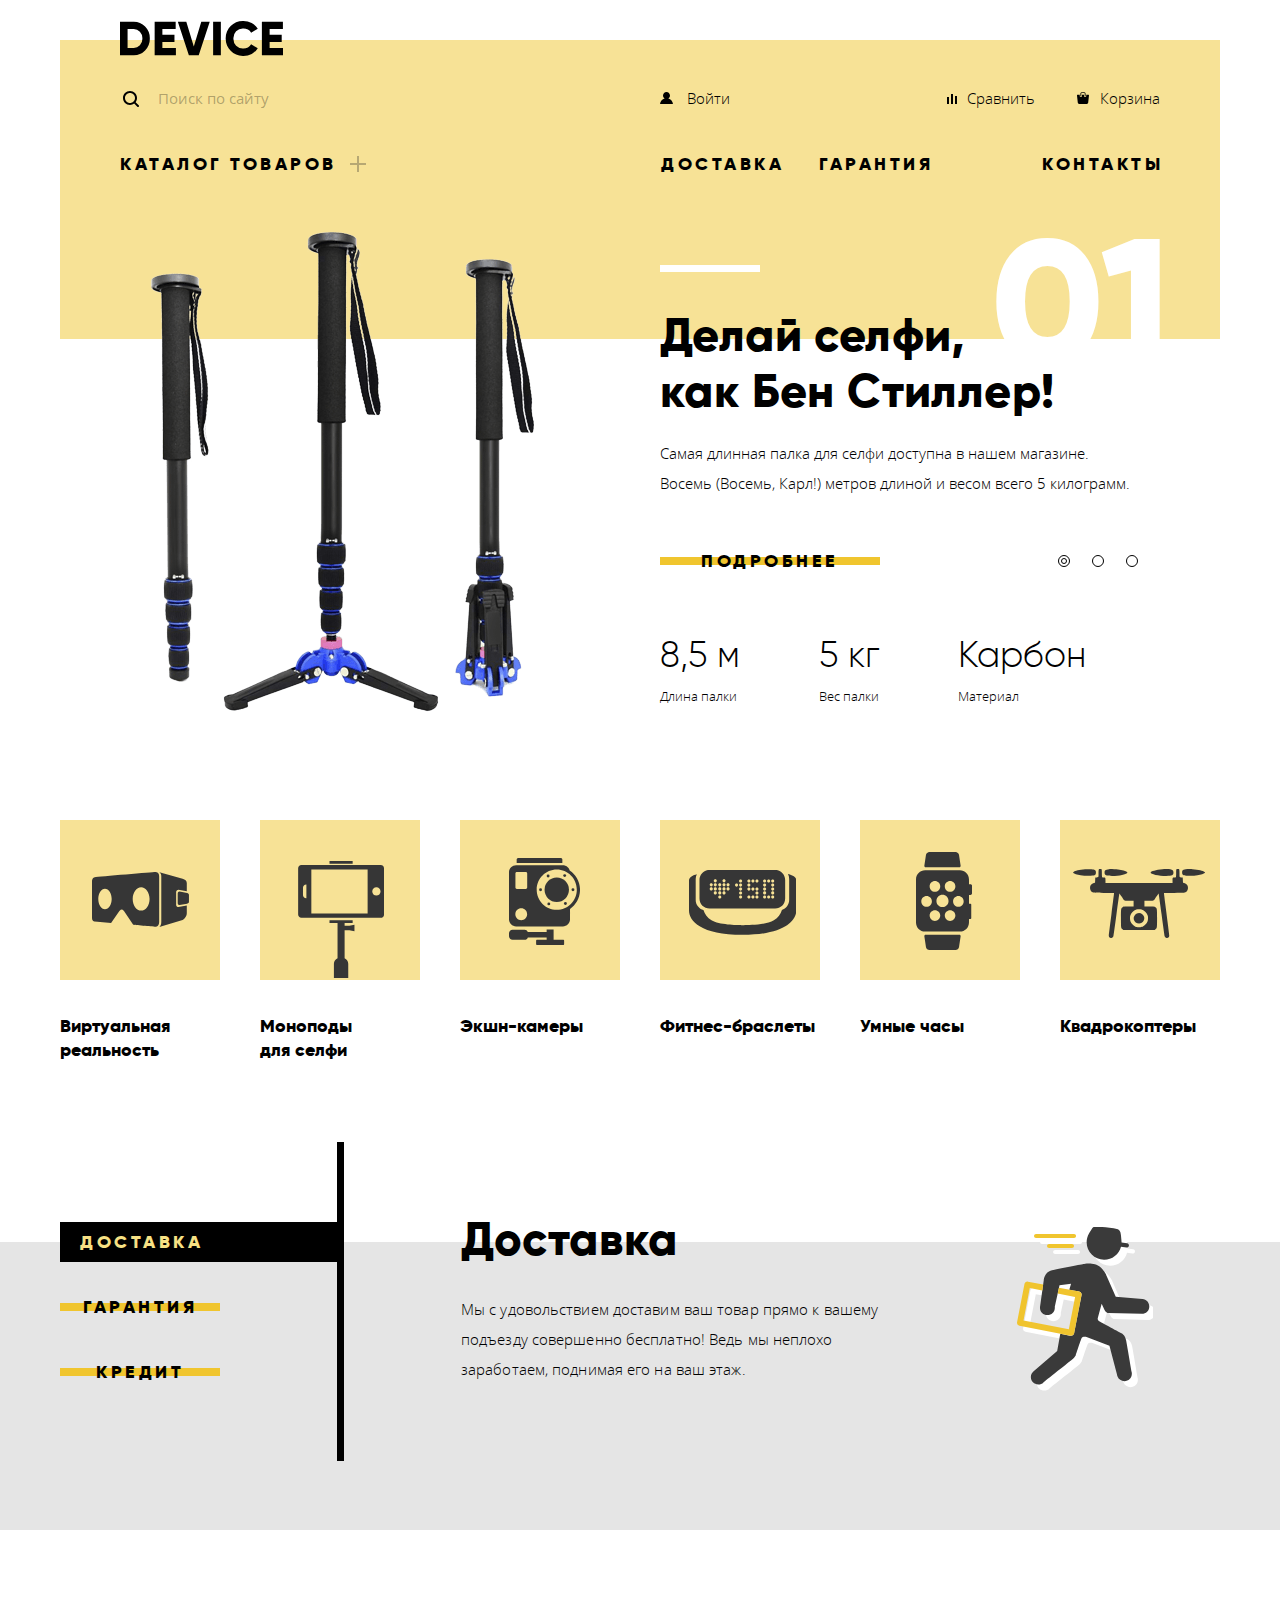
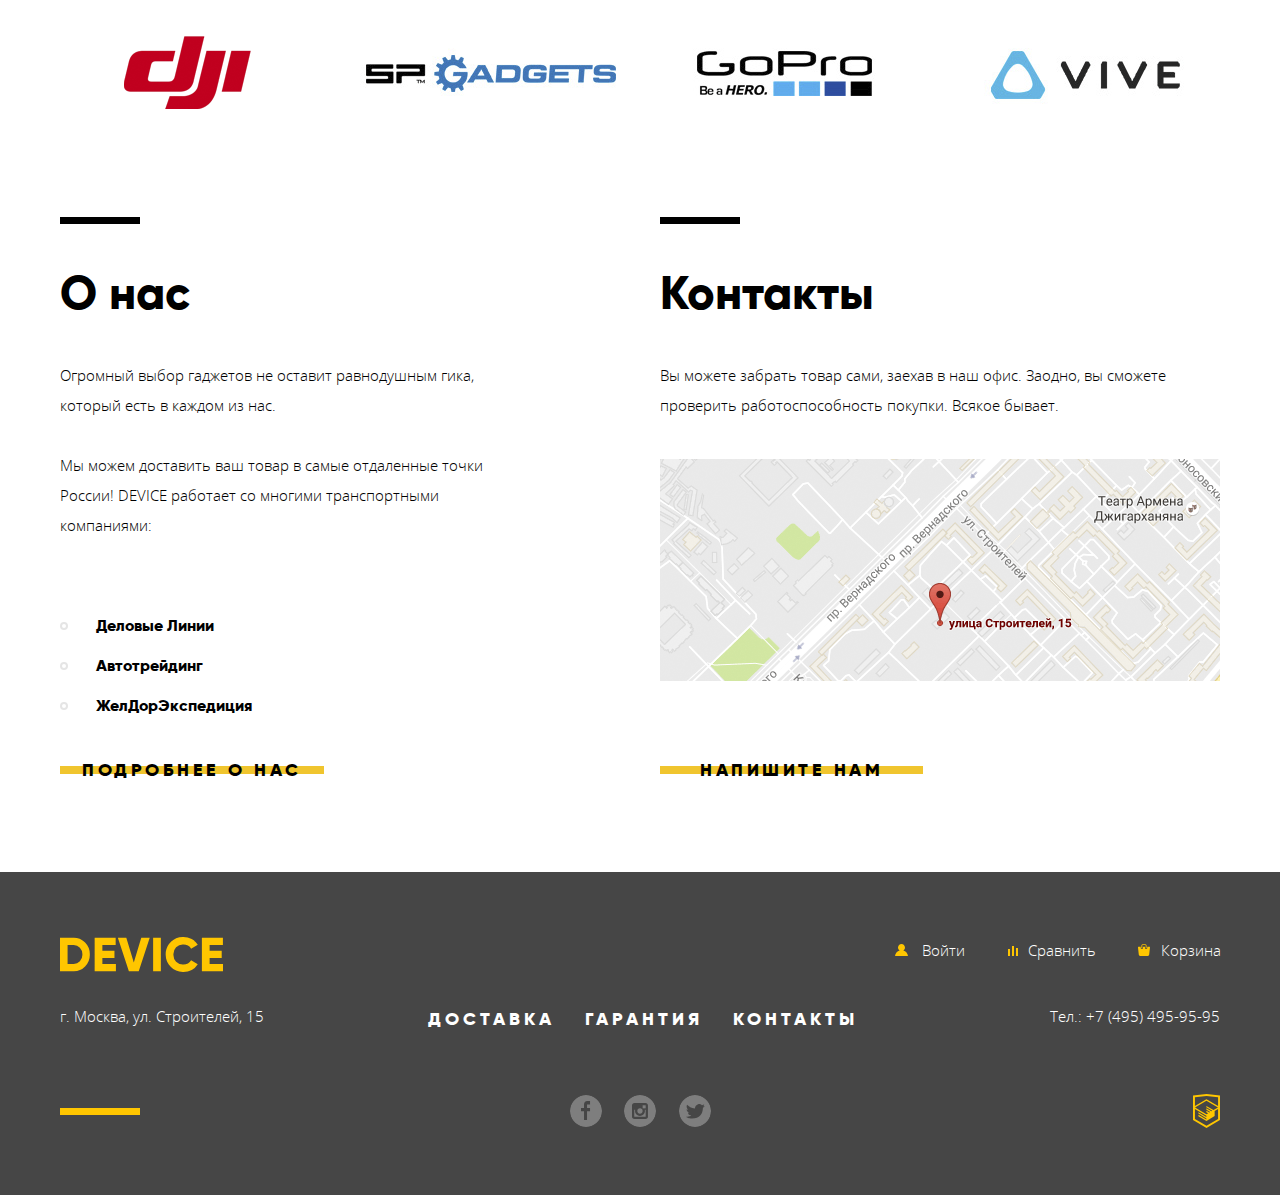
<file: index.html>
<!DOCTYPE html>
<html lang="ru">
  <head>
    <meta charset="utf-8">
    <title>Интернет магазин Device</title>
    <link href="css/normalize.css" rel="stylesheet">
    <link href="css/style-mini.css" rel="stylesheet">
  </head>
  <body>

  	<header class="main-header container">
			<div class="main-header-wrapper">
				<section class="user-navigation" aria-label="Навигация пользователя">
		  		<a class="header-logo" href="" title="Ссылка на главную страницу">
		  			<svg xmlns="http://www.w3.org/2000/svg" width="163" height="35" viewBox="0 0 163 35">
					    <path id="header-e-logo" d="M-.151.702v33.6h13.532a15.72 15.72 0 0 0 11.72-4.824 16.458 16.458 0 0 0 4.712-11.976 16.458 16.458 0 0 0-4.712-11.976A15.723 15.723 0 0 0 13.381.702H-.151zM7.582 26.91V8.091h5.8a8.646 8.646 0 0 1 6.5 2.568 9.407 9.407 0 0 1 2.489 6.84 9.406 9.406 0 0 1-2.489 6.84 8.642 8.642 0 0 1-6.5 2.568h-5.8zm34.8-5.952h12.082v-7.3H42.378V8.091h13.291V.702H34.645v33.6H55.91V26.91H42.378v-5.952zm36.343 13.344L89.744.702h-8.458l-7.491 24.72L66.304.702h-8.457l11.019 33.6h9.859zm14.4 0h7.733V.702h-7.733v33.6zm38.615-1.416a15.506 15.506 0 0 0 6.041-5.688l-6.67-3.84a7.482 7.482 0 0 1-3.165 3.024 9.87 9.87 0 0 1-4.664 1.1 9.595 9.595 0 0 1-7.177-2.736 9.909 9.909 0 0 1-2.682-7.248 9.909 9.909 0 0 1 2.682-7.248 9.595 9.595 0 0 1 7.177-2.736 9.897 9.897 0 0 1 4.639 1.08 7.592 7.592 0 0 1 3.19 3.048l6.67-3.84a15.873 15.873 0 0 0-6.09-5.688 17.42 17.42 0 0 0-8.409-2.088c-9.779-.272-17.797 7.691-17.591 17.472-.208 9.781 7.809 17.747 17.588 17.476a17.52 17.52 0 0 0 8.458-2.088zm17.881-11.928h12.082v-7.3h-12.085V8.091h13.29V.702h-21.023v33.6h21.265V26.91h-13.532v-5.952z" class="cls-1" data-name="header-e-logo"/>
						</svg>
		  		</a>
		  		<div class="user-controls">
			  		<form class="search-form" action="https://echo.htmlacademy.ru" method="get">
			  			<input class="main-header-search" type="search" name="search" placeholder="Поиск по сайту" aria-label="Поиск по сайту"><button class="search-button" type="submit">
			  			Найти
			  		</button>
			  		</form>
			  		<ul class="login">
			  			<li class="login-item">
			  				<a class="login-link" href="login-link.html">Войти</a>
			  			</li>
			  		</ul>
			  		<ul class="user-controls-list">
			  			<li class="user-control-item">
			  				<a class="control-compare" href="compare.html">Сравнить</a>
			  			</li>
			  			<li class="user-control-item">
			  				<a class="control-cart" href="cart.html">Корзина</a>
			  			</li>
			  		</ul>
			  	</div>
		  	</section>
	      
		  	<nav class="main-navigation">
		  		<ul class="site-navigation">
		  			<li>
		  				<a class="catalog-link" href="catalog.html">Каталог товаров</a>
	            <ul class="catalog-list">
								<li class="catalog-column">
									<a href="">Виртуальная реальность</a>
									<a href="catalog.html">Моноподы для селфи</a>
									<a href="">Экшн-камеры</a>
								</li>
								<li class="catalog-column">
									<a href="">Фитнес-браслеты</a>
									<a href="">Умные часы</a>
								</li>
								<li class="catalog-column">
									<a href="">Квадрокоптеры</a>
								</li>
							</ul>
		  			</li>
		  			<li>
		  				<a href="delivery.html">Доставка</a>
		  			</li>
		  			<li>
		  				<a href="guarantee.html">Гарантия</a>
		  			</li>
		  			<li>
		  				<a href="contacts.html">Контакты</a>
		  			</li>
		  		</ul>
		  	</nav>
		  </div>
  	</header>

  	<main>
			<h1 class="visually-hidden">Интернет магазин - Device</h1>
			<section class="slider-popular-product container">
				<h2 class="visually-hidden">Слайдер популярных товаров</h2>
				<ul class="slider-list">
				  <li class="slider-item slide-1 slide-active">
				  	<img src="img/slide-1.png" width="384" height="486" alt="Изображение селфи палки">
				  	<div class="slide-wrapper">
					  	<p class="slide-number">01</p>
							<p class="slide-name">Делай селфи,<br> как Бен Стиллер!</p>
							<p class="slide-description">Самая длинная палка для селфи доступна в нашем магазине. Восемь (Восемь, Карл!) метров длиной и весом всего 5 килограмм.</p>
							<dl class="options">
								<div class="options-column">
									<dt>Длина палки</dt>
									<dd>8,5 м</dd>
								</div>
								<div class="options-column">
									<dt>Вес палки</dt>
									<dd>5 кг</dd>
								</div>
	              <div class="options-column">
									<dt>Материал</dt>
									<dd>Карбон</dd>
								</div>
							</dl>
							<a class="button" href="">Подробнее</a>
						</div>
				  </li>
				  <li class="slider-item slide-2">
				  	<img src="img/slide-2.png" width="345" height="485" alt="Изображение фитнес-браслета">
				  	<div class="slide-wrapper">
					  	<p class="slide-number">02</p>
							<p class="slide-name">Худеем<br> правильно!</p>
							<p class="slide-description">Мотивирующие фитнес-браслеты помогут найти в себе силы не&nbsp;пропускать занятия и соблюдать диету.</p>
							<dl class="options">
								<div class="options-column">
									<dt>Без подзарядки</dt>
									<dd>48 часов</dd>
								</div>
							</dl>
							<a class="button" href="">Подробнее</a>
						</div>
				  </li>
				  <li class="slider-item slide-3">
				  	<img src="img/slide-3.png" width="526" height="334" alt="Изображение квадрокоптера">
				  	<div class="slide-wrapper">
					  	<p class="slide-number">03</p>
							<p class="slide-name">Порхает как бабочка, жалит как пчела!</p>
							<p class="slide-description">Этот обычный, на первый взгляд, квадрокоптер оснащен мощным лазером, замаскированным под стандартную камеру.</p>
							<dl class="options">
								<div class="options-column">
									<dt>Дальность полета</dt>
									<dd>800 м</dd>
								</div>
								<div class="options-column">
									<dt>Радиус поражения</dt>
									<dd>50 м</dd>
								</div>
							</dl>
							<a class="button" href="">Подробнее</a>
						</div>
				  </li>
				</ul>
				<div class="slider-controls">
          <button type="button" class="slide-button slide-active">Первый слайд</button>
          <button type="button" class="slide-button">Второй слайд</button>
          <button type="button" class="slide-button">Третий слайд</button>
        </div>
			</section>

			<section class="popular-categories container">
				<h2 class="visually-hidden">Популярные категории товаров</h2>
				<ul class="popular-categories-list">
					<li class="popular-categories-item virtual-reality">
						<a href="">
							<h3>Виртуальная реальность</h3>
							<p>
								<img src="img/popular-1.svg" width="97" height="55" alt="Графическая иконка «Виртуальная реальность»">
							</p>
						</a>
					</li>
					<li class="popular-categories-item monopods">
						<a href="catalog.html">
							<h3>Моноподы для&nbsp;селфи</h3>
							<p>
								<img src="img/popular-2.svg" width="86" height="117" alt="Графическая иконка «Моноподы для селфи»">
							</p>
						</a>
					</li>
					<li class="popular-categories-item action-cameras">
						<a href="">
							<h3>Экшн-камеры</h3>
							<p>
								<img src="img/popular-3.svg" width="71" height="87" alt="Графическая иконка «Экшн-камеры»">
							</p>
						</a>
					</li>
					<li class="popular-categories-item fitness-bracelets">
						<a href="">
							<h3>Фитнес-браслеты</h3>
							<p>
								<img src="img/popular-4.svg" width="107" height="65" alt="Графическая иконка «Фитнес-браслеты»">
							</p>
						</a>
					</li>
					<li class="popular-categories-item smart-watch">
						<a href="">
							<h3>Умные часы</h3>
							<p>
								<img src="img/popular-5.svg" width="56" height="98" alt="Графическая иконка «Умные часы»">
							</p>
						</a>
					</li>
					<li class="popular-categories-item quadrocopters">
						<a href="">
							<h3>Квадрокоптеры</h3>
							<p>
								<img src="img/popular-6.svg" width="132" height="69" alt="Графическая иконка «Квадрокоптеры»">
							</p>
						</a>
					</li>
				</ul>
			</section>

			<section class="services-slider">
				<div class="services-wrapper container">

					<h2 class="visually-hidden">Сервисы</h2>

					<div class="services-column">
						<ul class="button-list"> 
							<li>
							  <button class="button services-button services-1 service-active" type="button">Доставка</button>
							</li>
							<li>
							  <button class="button services-button services-2" type="button">Гарантия</button>
							</li> 
							<li>
							  <button class="button services-button services-3" type="button">Кредит</button>
							</li>
						</ul>

						<ul class="services-description">
							<li class="services-item services-delivery services-active"> 
							  <h3>Доставка</h3>
							  <p class="description">
							  	Мы с удовольствием доставим ваш товар прямо к вашему подъезду совершенно бесплатно! Ведь мы неплохо заработаем, поднимая его на ваш этаж.
							  </p>
							</li>
							<li class="services-item services-guarantee">
							  <h3>Гарантия</h3>
							  <p class="description">
							  	Если из-за возгорания купленного у нас товара у вас сгорит дом — не переживайте, мы выдадим вам новый.<br> Товар, не дом, конечно же.
							  </p>
							</li>
							<li class="services-item services-credit">
							  <h3>Кредит</h3>
							  <p class="description">
							  	Залезть в долговую яму стало проще! Кредитные консультанты подберут для вас наиболее выгодные условия кредита. Выгодные для нашего банка, разумеется.
							  </p>
						  </li>
						</ul>
					</div>
				</div>	
			</section>

			<section class="popular-brends container">
				<h2 class="visually-hidden">Популярные производители:</h2>
				<ul class="popular-brends-list">
					<li class="popular-brend-item">
						<a href=""><img src="img/dji.png" width="260" height="100" alt="Логотип Dji"></a>
					</li>
					<li class="popular-brend-item">
						<a href=""><img src="img/sp-gadgets.png" width="260" height="100" alt="Логотип SP Gadgets"></a>
					</li>
					<li class="popular-brend-item">
						<a href=""><img src="img/go-pro.png" width="260" height="100" alt="Логотип GoPro"></a>
					</li>
					<li class="popular-brend-item">
						<a href=""><img src="img/vive.png" width="260" height="100" alt="Логотип Vive"></a>
					</li>
				</ul>
			</section>

			<div class="about-us-wrapper container">
	  		<section class="about-us">
	  			<h2>О нас</h2>
	  			<p>Огромный выбор гаджетов не оставит равнодушным гика, который есть в каждом из нас.</p>
	  			<p>Мы можем доставить ваш товар в самые отдаленные точки России! DEVICE работает со многими транспортными компаниями:</p>
	  			<ul class="delivery-company-list">
						<li>Деловые Линии</li>
						<li>Автотрейдинг</li>
						<li>ЖелДорЭкспедиция</li>
					</ul>
					<a class="button" href="company.html">Подробнее о нас</a>
	  		</section>

	  		<section class="contacts">
					<h2>Контакты</h2>
					<p>Вы можете забрать товар сами, заехав в наш офис. Заодно, вы сможете проверить работоспособность покупки. Всякое бывает.</p>
					<a class ="contacts-map" href=""><img src="img/mini-map.png" width="560" height="222" alt="Офис компании по 	адресу г.Москва, ул.Строителей 15"></a>
					<a class="button button-feedback" href="#">Напишите нам</a>
				</section>
			</div>
  	</main>

  	<footer class="main-footer">
  		<div class="container">
  			<div class="footer-top">
		  		<a class="footer-logo" href="#">
		  			<svg xmlns="http://www.w3.org/2000/svg" width="163" height="35" viewBox="0 0 163 35">
		            <path id="footer-e-logo" d="M-.151.702v33.6h13.532a15.72 15.72 0 0 0 11.72-4.824 16.458 16.458 0 0 0 4.712-11.976 16.458 16.458 0 0 0-4.712-11.976A15.723 15.723 0 0 0 13.381.702H-.151zM7.582 26.91V8.091h5.8a8.646 8.646 0 0 1 6.5 2.568 9.407 9.407 0 0 1 2.489 6.84 9.406 9.406 0 0 1-2.489 6.84 8.642 8.642 0 0 1-6.5 2.568h-5.8zm34.8-5.952h12.082v-7.3H42.378V8.091h13.291V.702H34.645v33.6H55.91V26.91H42.378v-5.952zm36.343 13.344L89.744.702h-8.458l-7.491 24.72L66.304.702h-8.457l11.019 33.6h9.859zm14.4 0h7.733V.702h-7.733v33.6zm38.615-1.416a15.506 15.506 0 0 0 6.041-5.688l-6.67-3.84a7.482 7.482 0 0 1-3.165 3.024 9.87 9.87 0 0 1-4.664 1.1 9.595 9.595 0 0 1-7.177-2.736 9.909 9.909 0 0 1-2.682-7.248 9.909 9.909 0 0 1 2.682-7.248 9.595 9.595 0 0 1 7.177-2.736 9.897 9.897 0 0 1 4.639 1.08 7.592 7.592 0 0 1 3.19 3.048l6.67-3.84a15.873 15.873 0 0 0-6.09-5.688 17.42 17.42 0 0 0-8.409-2.088c-9.779-.272-17.797 7.691-17.591 17.472-.208 9.781 7.809 17.747 17.588 17.476a17.52 17.52 0 0 0 8.458-2.088zm17.881-11.928h12.082v-7.3h-12.085V8.091h13.29V.702h-21.023v33.6h21.265V26.91h-13.532v-5.952z" class="cls-1" data-name="footer-e-logo"/>
		          </svg>
					</a>


						<ul class="login">
			  			<li>
			  				<a class="login-link" href="login-link.html">Войти</a>
			  			</li>
			  		</ul>

			  		<ul class="user-controls-list">
			  			<li class="user-control-item">
			  				<a class="control-compare" href="">Сравнить</a>
			  			</li>
			  			<li class="user-control-item">
			  				<a class="control-cart" href="">Корзина</a>
			  			</li>
			  		</ul>

				</div>

				<div class="footer-middle">
					<p class="adress">г. Москва, ул. Строителей, 15</p>
					<a class="phone" href="tel:+78125550555" >Тел.: +7 (495) 495-95-95</a>

		  		<ul class="footer-site-navigation">
		  			<li>
		  				<a href="delivery.html">Доставка</a>
		  			</li>
		  			<li>
		  				<a href="guarantee.html">Гарантия</a>
		  			</li>
		  			<li>
		  				<a href="contacts.html">Контакты</a>
		  			</li>
		  		</ul>
		  	</div>

	      <div class="footer-bottom">
          <ul class="footer-social">
            <li>
              <a class="social-button facebook" href="#">
                <span class="visually-hidden">Фейсбук</span>
              </a>
            </li>
            <li>
              <a class="social-button instagram" href="#">
                <span class="visually-hidden">Инстаграм</span>
              </a>
            </li>
            <li>
              <a class="social-button twitter" href="#">
                <span class="visually-hidden">Твиттер</span>
              </a>
            </li>
          </ul>

          <a class="htmlacademy-logo" href="https://htmlacademy.ru/intensive/htmlcss">
      			<img src="img/logo-html.svg" width="27" height="34" alt="Ссылка на профессиональный курс от HTML Academy">
      		</a>
        </div>
	  	</div>	
  	</footer>

		<section class="modal write-us">
			<h3 class="visually-hidden">Напишите нам</h3>
			<form action="https://echo.htmlacademy.ru" method="post">
				<p>
					<label for="full-name-field">Ваше имя:</label>
					<input id="full-name-field" type="text" name="full-name" placeholder="Имя Фамилия">
				</p>
				<p>
					<label for="email-field">Ваш e-mail:</label>
					<input id="email-field" type="email" name="email" placeholder="email@placeholder.com">
				</p>
				<p>
					<label for="write-us-text-field">Текст письма:</label>
					<textarea class="write-us-text" id="write-us-text-field" name="text" placeholder="В свободной форме"></textarea>
				</p>
				<button class="button" type="submit">Отправить</button>
			</form>
			<button class="modal-close" type="button" title="закрыть"></button>
		</section>

		<section class="modal modal-map">
      <h2 class="visually-hidden">Как до нас добраться</h2>
      <iframe src="https://www.google.com/maps/embed?pb=!1m18!1m12!1m3!1d2249.108548477502!2d37.52859875861642!3d55.68710053230051!2m3!1f0!2f0!3f0!3m2!1i1024!2i768!4f13.1!3m3!1m2!1s0x46b54cf65f5c8955%3A0x694710ccd55501e!2z0YPQuy4g0KHRgtGA0L7QuNGC0LXQu9C10LksIDE1LCDQnNC-0YHQutCy0LAsINCg0L7RgdGB0LjRjywgMTE5MzEx!5e0!3m2!1sru!2sby!4v1571521253947!5m2!1sru!2sby" width="960" height="559" style="border:0;" allowfullscreen></iframe>
      <img src="img/big-map.png" width="960" height="559" alt="Офис компании по 	адресу г.Москва, ул.Строителей 15">
      <button class="modal-close" type="button" title="Закрыть" aria-label="Закрыть"></button>
    </section> 

    <script src="js/script-mini.js"></script>     
  </body>
</html>
</file>
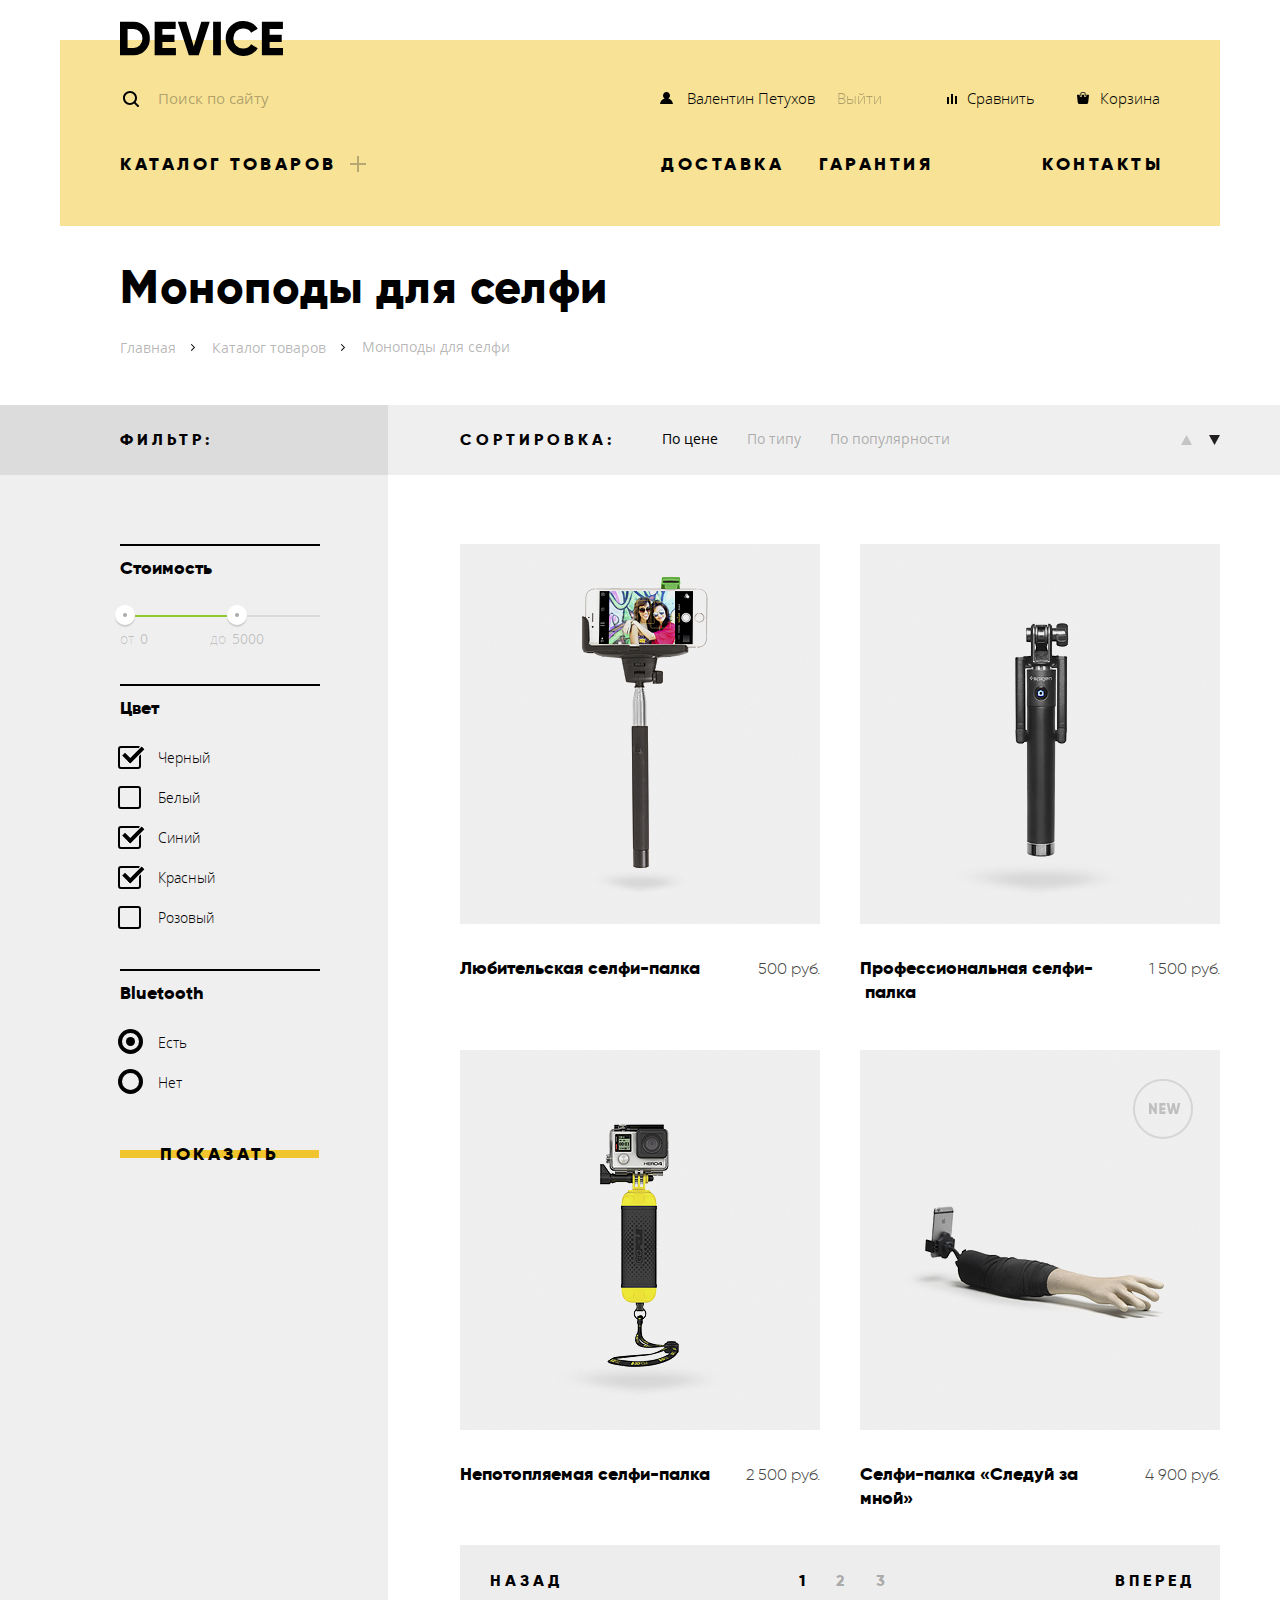
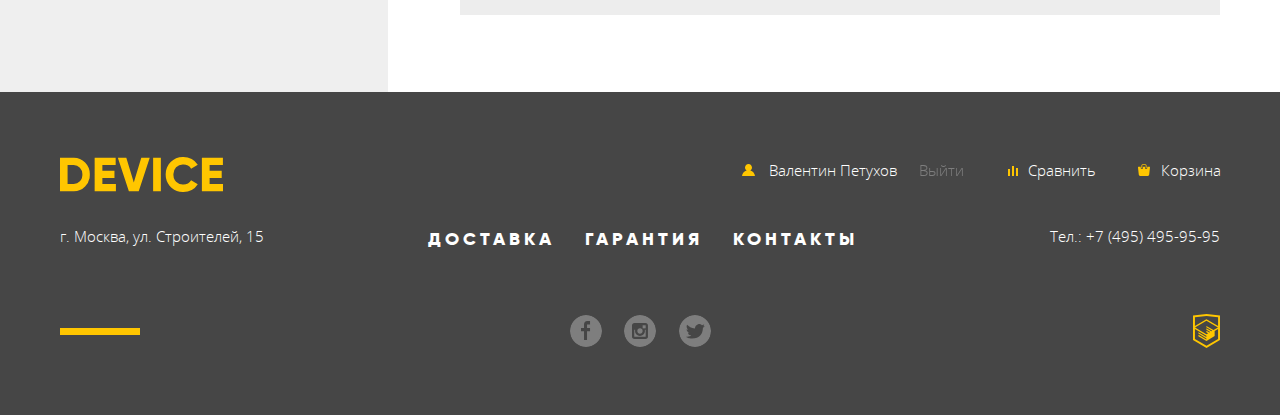
<file: catalog.html>
<!DOCTYPE html>
<html lang="ru">
  <head>
    <meta charset="utf-8">
    <title>Моноподы для селфи</title>
    <link href="css/normalize.css" rel="stylesheet">
    <link href="css/style-mini.css" rel="stylesheet">
  </head>
  <body class="inner-page">

  	<header class="main-header container">
      <div class="main-header-wrapper">
  			<section class="user-navigation" aria-label="Навигация пользователя">
  	  		<a class="header-logo" href="index.html" title="Ссылка на главную страницу">
            <svg xmlns="http://www.w3.org/2000/svg" width="163" height="35" viewBox="0 0 163 35">
              <path id="header-e-logo" d="M-.151.702v33.6h13.532a15.72 15.72 0 0 0 11.72-4.824 16.458 16.458 0 0 0 4.712-11.976 16.458 16.458 0 0 0-4.712-11.976A15.723 15.723 0 0 0 13.381.702H-.151zM7.582 26.91V8.091h5.8a8.646 8.646 0 0 1 6.5 2.568 9.407 9.407 0 0 1 2.489 6.84 9.406 9.406 0 0 1-2.489 6.84 8.642 8.642 0 0 1-6.5 2.568h-5.8zm34.8-5.952h12.082v-7.3H42.378V8.091h13.291V.702H34.645v33.6H55.91V26.91H42.378v-5.952zm36.343 13.344L89.744.702h-8.458l-7.491 24.72L66.304.702h-8.457l11.019 33.6h9.859zm14.4 0h7.733V.702h-7.733v33.6zm38.615-1.416a15.506 15.506 0 0 0 6.041-5.688l-6.67-3.84a7.482 7.482 0 0 1-3.165 3.024 9.87 9.87 0 0 1-4.664 1.1 9.595 9.595 0 0 1-7.177-2.736 9.909 9.909 0 0 1-2.682-7.248 9.909 9.909 0 0 1 2.682-7.248 9.595 9.595 0 0 1 7.177-2.736 9.897 9.897 0 0 1 4.639 1.08 7.592 7.592 0 0 1 3.19 3.048l6.67-3.84a15.873 15.873 0 0 0-6.09-5.688 17.42 17.42 0 0 0-8.409-2.088c-9.779-.272-17.797 7.691-17.591 17.472-.208 9.781 7.809 17.747 17.588 17.476a17.52 17.52 0 0 0 8.458-2.088zm17.881-11.928h12.082v-7.3h-12.085V8.091h13.29V.702h-21.023v33.6h21.265V26.91h-13.532v-5.952z" class="cls-1" data-name="header-e-logo"/>
            </svg>
          </a>
          <div class="user-controls">
    	  		<form class="search-form" action="https://echo.htmlacademy.ru" method="get">
              <input class="main-header-search" type="search" name="search" placeholder="Поиск по сайту" aria-label="Поиск по сайту"><button class="search-button" type="submit">
              Найти
            </button>
            </form>
    	  		<ul class="user-account">
    	  			<li>
    	  				<a class="profile" href="" title="Валентин Петухов" aria-label="Личный профиль Валентина Петухова" >Валентин Петухов</a>
            	</li>
            	<li>
              	<a class="exit-profile" href="" title="Выйти из профиля" aria-label="Выход из профиля">Выйти</a>
    	  			</li>
    	  		</ul>
    	  		<ul class="user-controls-list">
    	  			<li class="user-control-item">
    	  				<a class="control-compare" href="compare.html">Сравнить</a>
    	  			</li>
    	  			<li class="user-control-item">
    	  				<a class="control-cart" href="cart.html">Корзина</a>
    	  			</li>
    	  		</ul>
          </div>
  	  	</section>
        

  	  	<nav class="main-navigation">
  	  		<ul class="site-navigation">
  	  			<li>
  	  				<a class="catalog-link" href="catalog.html">Каталог товаров</a>
              <ul class="catalog-list">
                <li class="catalog-column">
                  <a href="">Виртуальная реальность</a>
                  <a href="catalog.html">Моноподы для селфи</a>
                  <a href="">Экшн-камеры</a>
                </li>
                <li class="catalog-column">
                  <a href="">Фитнес-браслеты</a>
                  <a href="">Умные часы</a>
                </li>
                <li class="catalog-column">
                  <a href="">Квадрокоптеры</a>
                </li>
              </ul>
  	  			</li>
  	  			<li>
              <a href="delivery.html">Доставка</a>
            </li>
  	  			<li>
              <a href="guarantee.html">Гарантия</a>
            </li>
  	  			<li>
              <a href="contacts.html">Контакты</a>
            </li>
  	  		</ul>
  	  	</nav>
      </div>
  	</header>

  	<main>
      <div class="breadcrumbs-wrapper container">
  			<h1>Моноподы для селфи</h1>

  			<ul class="breadcrumbs">
      		<li>
            <a href="index.html">Главная</a>
          </li>
      		<li>
            <a href="catalog.html">Каталог товаров</a>
          </li>
      		<li class="breadcrumbs-current">Моноподы для селфи</li>
      	</ul>
      </div>

      <div class="columns-wrapper">
        <div class="columns container">
          <div class="column-1">

        		<section class="filters" aria-label="Фильтр товаров">
        			<p>Фильтр:</p>
        			<form action="https://echo.htmlacademy.ru" method="post">

                <div class="range-price-wrapper">
                  <fieldset class="range-price">
                    <legend>Стоимость</legend>
                      <div class="range-controls">
                        <div class="scale">
                          <div class="bar"></div>
                          <div class="toggle toggle-min"></div>
                          <div class="toggle toggle-max"></div>
                        </div>
                      </div>
                      <div class="price-controls">
                        <label class="min-price">от
                          <input name="min-price" type="text" value="0">
                        </label>
                        <label class="max-price">до
                          <input name="max-price" type="text" value="5000">
                        </label>
                      </div>
                  </fieldset>
                </div>

        				<fieldset class="color">
        					<legend>Цвет</legend>
        					<ul>
        						<li class="filter-option">
        							<input class="visually-hidden filter-input-checkbox" type="checkbox" name="black" id="checkbox-black" checked>
        							<label class="filter-checkbox" for="checkbox-black">Черный</label>
                      <span class="checkbox-indicator"></span>
        						</li>
        						<li class="filter-option">
        							<input class="visually-hidden filter-input-checkbox" type="checkbox" name="white" id="checkbox-white">
        							<label class="filter-checkbox" for="checkbox-white">Белый</label>
                      <span class="checkbox-indicator"></span>
        						</li>
        						<li class="filter-option">
        							<input class="visually-hidden filter-input-checkbox" type="checkbox" name="blue" id="checkbox-blue" checked>
        							<label class="filter-checkbox" for="checkbox-blue">Синий</label>
                      <span class="checkbox-indicator"></span>
        						</li>
        						<li class="filter-option">
        							<input class="visually-hidden filter-input-checkbox" type="checkbox" name="red" id="checkbox-red" checked>
        							<label class="filter-checkbox" for="checkbox-red">Красный</label>
                      <span class="checkbox-indicator"></span>
        						</li>
        						<li class="filter-option">
        							<input class="visually-hidden filter-input-checkbox" type="checkbox" name="pink" id="checkbox-pink">
        							<label class="filter-checkbox" for="checkbox-pink">Розовый</label>
                      <span class="checkbox-indicator"></span>
        						</li>
        					</ul>
        				</fieldset>

        				<fieldset class="bluetooth">
        					<legend>Bluetooth</legend>
        					<ul>
        						<li class="filter-option">
        							<input class="visually-hidden filter-input-radio" type="radio" name="bluetooth" id="bluetooth-yes" value="yes" checked>
        							<label for="bluetooth-yes">Есть</label>
                      <span class="radio-indicator"></span>
        						</li>
        						<li class="filter-option">
        							<input class="visually-hidden filter-input-radio" type="radio" name="bluetooth" id="bluetooth-no" value="no">
        							<label for="bluetooth-no">Нет</label>
                      <span class="radio-indicator"></span>
        						</li>
        					</ul>
        				</fieldset>
        				<button class="button" type="submit">Показать</button>

    			    </form>
          	</section>
          </div>

          <div class="column-2">
        		<section class="sorting" aria-label="Сортировщик товаров">
          		<p>Сортировка:</p>
          	  <ul class="sorting-list">
                <li class="sorting-filter"><a class="disabled" href="#">По цене</a></li>
                <li class="sorting-filter"><a href="#">По типу</a></li>
                <li class="sorting-filter"><a href="#">По популярности</a></li>
              </ul>
              <span class="filter-up">
                <a title="Фильтр стрелка вверх" aria-label="Фильтр стрелка вверх" href="#"></a>
              </span>
              <span class="filter-down">
                <a class="disabled" title="Фильтр стрелка вниз" aria-label="Фильтр стрелка вниз" href="#"></a>
              </span>
          	</section>

        		<section class="catalog-monopods">
              <div class="monopods-wrapper">
        				<h2 class="visually-hidden">Список моноподов</h2>
        				<ul class="monopods-list">
        					<li class="monopods-item">
        						<div class="actions">
                      <a href="" class="button button-in-cart">В корзину</a>
                      <a href="" class="button-compare">Добавить к сравнению</a>
                    </div>
                    <div class="name-item">
        						  <a class="monopod-headline" href="">
        							  <h3>Любительская селфи-палка</h3>
        						  </a>
                      <p>500 руб.</p>
                    </div>
        						<img src="img/product-1.jpg.jpg" width="360" height="380" alt="Любительская селфи-палка">
        					</li>
        					<li class="monopods-item">
        						<div class="actions">
                      <a href="" class="button button-in-cart">В корзину</a>
                      <a href="" class="button-compare">Добавить к сравнению</a>
                    </div>
                    <div class="name-item">
          						<a class="monopod-headline" href="">
          							<h3>Профессиональная селфи-&nbsp;палка</h3>
          						</a>
                      <p>1 500 руб.</p>
                    </div>
        						<img src="img/product-2.jpg.jpg" width="360" height="380" alt="Профессиональная селфи-палка">
        					</li>
        					<li class="monopods-item">
        						<div class="actions">
                      <a href="" class="button button-in-cart">В корзину</a>
                      <a href="" class="button-compare">Добавить к сравнению</a>
                    </div>
                    <div class="name-item">
          						<a class="monopod-headline" href="">
          							<h3>Непотопляемая селфи-палка</h3>
          						</a>
                      <p>2 500 руб.</p>
                    </div>
        						<img src="img/product-3.jpg.jpg" width="360" height="380" alt="Непотопляемая селфи-палка">
        					</li>
        					<li class="monopods-item  new-flag">
        						<div class="actions">
                      <a href="" class="button button-in-cart">В корзину</a>
                      <a href="" class="button-compare">Добавить к сравнению</a>
                    </div>
                    <div class="name-item">
          						<a class="monopod-headline" href="">
          							<h3>Селфи-палка «Следуй за мной»</h3>
          						</a>
                      <p>4 900 руб.</p>
                    </div>
        						<img src="img/product-4.jpg.jpg" width="360" height="380" alt="Селфи-палка «Следуй за мной»">
        					</li>
        				</ul>
        				<ul class="pagination-list">
        					<li class="pagination-item pagination-next"><a href="#">Назад</a></li>
                  <li class="pages">
                    <ul class="page-numbers">
                      <li class="pagination-item pagination-current">
                        <a href="#">1</a>
                      </li>
                      <li class="pagination-item">
                        <a href="#">2</a>
                      </li>
                      <li class="pagination-item">
                        <a href="#">3</a>
                      </li>
                    </ul>
                  </li>
                  <li class="pagination-item pagination-back">
                    <a href="#">Вперед</a>
                  </li>
                </ul>
              </div>
      			</section>
          </div>
        </div>
      </div>
  	</main>

  	<footer class="main-footer">
      <div class="container">
        <div class="footer-top">
      		<a class="footer-logo" href="index.html">
    				<svg xmlns="http://www.w3.org/2000/svg" width="163" height="35" viewBox="0 0 163 35">
                <path id="footer-e-logo" d="M-.151.702v33.6h13.532a15.72 15.72 0 0 0 11.72-4.824 16.458 16.458 0 0 0 4.712-11.976 16.458 16.458 0 0 0-4.712-11.976A15.723 15.723 0 0 0 13.381.702H-.151zM7.582 26.91V8.091h5.8a8.646 8.646 0 0 1 6.5 2.568 9.407 9.407 0 0 1 2.489 6.84 9.406 9.406 0 0 1-2.489 6.84 8.642 8.642 0 0 1-6.5 2.568h-5.8zm34.8-5.952h12.082v-7.3H42.378V8.091h13.291V.702H34.645v33.6H55.91V26.91H42.378v-5.952zm36.343 13.344L89.744.702h-8.458l-7.491 24.72L66.304.702h-8.457l11.019 33.6h9.859zm14.4 0h7.733V.702h-7.733v33.6zm38.615-1.416a15.506 15.506 0 0 0 6.041-5.688l-6.67-3.84a7.482 7.482 0 0 1-3.165 3.024 9.87 9.87 0 0 1-4.664 1.1 9.595 9.595 0 0 1-7.177-2.736 9.909 9.909 0 0 1-2.682-7.248 9.909 9.909 0 0 1 2.682-7.248 9.595 9.595 0 0 1 7.177-2.736 9.897 9.897 0 0 1 4.639 1.08 7.592 7.592 0 0 1 3.19 3.048l6.67-3.84a15.873 15.873 0 0 0-6.09-5.688 17.42 17.42 0 0 0-8.409-2.088c-9.779-.272-17.797 7.691-17.591 17.472-.208 9.781 7.809 17.747 17.588 17.476a17.52 17.52 0 0 0 8.458-2.088zm17.881-11.928h12.082v-7.3h-12.085V8.091h13.29V.702h-21.023v33.6h21.265V26.91h-13.532v-5.952z" class="cls-1" data-name="footer-e-logo"/>
              </svg>
    			</a>

    				<ul class="user-account">
              <li>
                <a class="profile" href="" title="Валентин Петухов" aria-label="Личный профиль Валентина Петухова">Валентин Петухов</a>
              </li>
              <li>
                <a class="exit-profile" href="" title="Выйти из профиля" aria-label="Выход из профиля">Выйти</a>
              </li>
            </ul>

    	  		<ul class="user-controls-list">
    	  			<li class="user-control-item">
    	  				<a class="control-compare" href="">Сравнить</a>
    	  			</li>
    	  			<li class="user-control-item">
    	  				<a class="control-cart" href="">Корзина</a>
    	  			</li>
    	  		</ul>

        </div>

        <div class="footer-middle">
          <p class="adress">г. Москва, ул. Строителей, 15</p>
          <a class="phone" href="tel:+78125550555" >Тел.: +7 (495) 495-95-95</a>

          <ul class="footer-site-navigation">
            <li>
              <a href="delivery.html">Доставка</a>
            </li>
            <li>
              <a href="guarantee.html">Гарантия</a>
            </li>
            <li>
              <a href="contacts.html">Контакты</a>
            </li>         
          </ul>
        </div>
        
        <div class="footer-bottom">
          <ul class="footer-social">
            <li>
              <a class="social-button facebook" href="#">
                <span class="visually-hidden">Фейсбук</span>
              </a>
            </li>
            <li>
              <a class="social-button instagram" href="#">
                <span class="visually-hidden">Инстаграм</span>
              </a>
            </li>
            <li>
              <a class="social-button twitter" href="#">
                <span class="visually-hidden">Твиттер</span>
              </a>
            </li>
          </ul>

          <a class="htmlacademy-logo" href="https://htmlacademy.ru/intensive/htmlcss">
      			<img src="img/logo-html.svg" width="27" height="35" alt="Ссылка на профессиональный курс от HTML Academy">
      		</a>
        </div>
      </div>	
  	</footer>  
  </body>
</html>
</file>
<file: css/style-mini.css>
@font-face{font-family:Gilroy;src:url(../fonts/gilroy/gilroy-300/gilroylight.woff2) format('woff2'),url(../fonts/gilroy/gilroy-300/gilroylight.woff) format('woff');font-weight:300;font-style:normal}@font-face{font-family:Gilroy;src:url(../fonts/gilroy/gilroy-800/gilroyextrabold.woff2) format('woff2'),url(../fonts/gilroy/gilroy-800/gilroyextrabold.woff) format('woff');font-weight:800;font-style:normal}@font-face{font-family:'Open Sans';src:url(../fonts/opensans/opensans-300/opensanslight.woff2) format('woff2'),url(../fonts/opensans/opensans-300/opensanslight.woff) format('woff');font-weight:300;font-style:normal}@font-face{font-family:'Open Sans';src:url(../fonts/opensans/opensans-400/opensans.woff2) format('woff2'),url(../fonts/opensans/opensans-400/opensans.woff) format('woff');font-weight:400;font-style:normal}body{min-width:1200px;margin:0;font-family:Gilroy,Arial,sans-serif;font-size:18px;line-height:24px;font-weight:800;color:#000}a{text-decoration:none}img{max-width:100%;height:auto}.visually-hidden:not(:focus):not(active),input[type=checkbox].visually-hidden,input[type=radio].visually-hidden{position:absolute;width:1px;height:1px;margin:-1px;border:0;padding:0;white-space:nowrap;clip-path:inset(100%);clip:rect(0,0,0,0);overflow:hidden}.button{position:relative;z-index:1;min-width:140px;padding:8px 40px;font:inherit;text-align:center;color:rgba(0,0,0,1);vertical-align:middle;letter-spacing:3.5px;text-transform:uppercase;background-color:transparent;border:none}.button::before{content:"";position:absolute;left:0;top:calc(50% - 4px);z-index:-1;width:100%;height:8px;background-color:#f0c52e}.button::after{content:"";position:absolute;left:0;bottom:calc(50% - 4px);z-index:-1;width:100%;height:8px;background-color:#f0c52e}.button:focus::after,.button:focus::before,.button:hover::after,.button:hover::before{height:24px;background-color:#f0c52e;transition-duration:.2s;transition-delay:20ms}.button:active{color:rgba(0,0,0,.3)}.container{width:1160px;margin:0 auto;padding:0 20px}.main-header-wrapper{min-height:205px;padding-top:21px;background-color:rgba(240,197,46,.5);box-shadow:inset 0 40px 0 0 rgba(255,255,255,1)}.user-navigation{margin-bottom:31px;font-family:"Open Sans",Arial,sans-serif;font-size:15px;line-height:30px;font-weight:300}.user-navigation:focus,.user-navigation:hover{color:rgba(0,0,0,.6)}.header-logo{display:block;width:163px;margin-left:60px}.header-logo svg{display:block;margin-bottom:20px}.header-logo:focus,.header-logo:hover{fill:rgba(0,0,0,.6)}.header-logo:active{fill:rgba(0,0,0,.3)}.user-controls{display:flex;align-items:baseline;margin:0 60px}.search-form{position:relative}.search-form::before{content:"";position:absolute;top:15px;left:3px;width:16px;height:16px;background-image:url(../img/search.svg);background-repeat:no-repeat;background-position:0 0}.search-form input[type=search]{width:351px;padding:12px 0 12px 38px;border:none;background-color:#f7e296}.search-form input[type=search]:focus{outline:0;border-bottom:2px solid #000}.search-form input[type=search]::placeholder{color:rgba(0,0,0,.3)}.search-form input[type=search]:-ms-input-placeholder{color:rgba(0,0,0,.3)}.search-form input[type=search]:hover::placeholder{color:rgba(0,0,0,.6)}.search-form input[type=search]:hover:-ms-input-placeholder{color:rgba(0,0,0,.6)}.search-form input[type=search]:focus::placeholder{color:rgba(0,0,0,1)}.search-form input[type=search]:focus:-ms-input-placeholder{color:rgba(0,0,0,1)}.search-button{width:81px;padding:12px 0 12px 0;background-color:#f7e296;border:2px solid #000;opacity:0}.search-button:active{background-color:#000;color:rgba(255,255,255,.3);opacity:1}.search-form input[type=search]:focus~.search-button{opacity:1}.search-form input[type=search]:focus~.search-button:focus,.search-form input[type=search]:focus~.search-button:hover{background-color:#000;color:#fff;opacity:1}.login{display:flex;flex-wrap:wrap;min-width:86px;margin:0 174px 0 auto;padding:0;list-style:none}.login a{color:rgba(0,0,0,1)}.login a:focus,.login a:hover{color:rgba(0,0,0,.6)}.login a:active{color:rgba(0,0,0,.3)}.login-link{position:relative;padding-left:27px}.main-header .login-link::before{content:"";position:absolute;top:4px;left:0;width:13px;height:12px;background-image:url(../img/user-header.svg);background-repeat:no-repeat;background-position:0 0}.login-link:focus::before,.login-link:hover::before{opacity:.6}.login-link:active::before{opacity:.3}.user-controls-list{display:flex;justify-content:flex-end;flex-wrap:wrap;width:240px;margin:0;padding:0;list-style:none}.user-controls-list a{color:rgba(0,0,0,1)}.user-controls-list a:focus,.user-controls-list a:hover{color:rgba(0,0,0,.6)}.user-controls-list a:active{color:rgba(0,0,0,.3)}.user-control-item{width:100px;margin-left:20px;text-align:end}.control-compare{position:relative;padding-left:25px;padding-right:5px}.main-header .control-compare::before{content:"";position:absolute;top:6px;right:83px;width:10px;height:10px;background-image:url(../img/compare-header.svg);background-repeat:no-repeat;background-position:0 0}.control-compare:focus::before,.control-compare:hover::before{opacity:.6}.control-compare:active::before{opacity:.3}.control-cart{position:relative;padding-left:25px}.main-header .control-cart::before{content:"";position:absolute;top:4px;right:71px;width:12px;height:12px;background-image:url(../img/cart-header.svg);background-repeat:no-repeat;background-position:0 0}.main-header .control-cart::before{filter:brightness(0)}.control-cart:focus::before,.control-cart:hover::before{opacity:.6}.control-cart:active::before{opacity:.3}.site-navigation{position:relative;display:flex;flex-wrap:wrap;margin:0;padding:0 57px 0 60px;list-style:none}.site-navigation a{color:rgba(0,0,0,1)}.site-navigation a:focus,.site-navigation a:hover{color:rgba(0,0,0,.6)}.site-navigation a:active{color:rgba(0,0,0,.3)}.site-navigation li:nth-child(2){margin-left:auto;margin-right:35px}.site-navigation li:nth-child(3){margin-right:109px}.site-navigation a{text-transform:uppercase;letter-spacing:3.5px}.site-navigation .catalog-link{position:relative}.site-navigation .catalog-link::before{content:"";position:absolute;top:3px;right:-29px;width:16px;height:16px;background-image:url(../img/plus.svg);background-repeat:no-repeat;background-position:0 0;opacity:.3}.catalog-list{position:absolute;left:0;z-index:1;display:none;flex-wrap:wrap;width:1040px;margin:0;padding:21px 60px 34px;font-family:"Open Sans",Arial,sans-serif;font-size:15px;line-height:36px;font-weight:300;background-color:#f7e296;list-style:none}.catalog-list a{display:inline-block;vertical-align:middle;text-transform:none;letter-spacing:normal;color:rgba(0,0,0,1)}.catalog-list a:focus,.catalog-list a:hover{color:rgba(0,0,0,.6)}.catalog-list a:active{color:rgba(0,0,0,.3)}.catalog-list li:nth-child(2),.catalog-list li:nth-child(3){margin:0}.site-navigation li:active .catalog-list,.site-navigation li:focus .catalog-list,.site-navigation li:hover .catalog-list{display:flex}.catalog-column{display:flex;flex-direction:column;min-width:160px;margin-right:40px}.catalog-column:first-child{margin-right:60px}.slider-popular-product{position:relative;margin-bottom:44px}.slider-list{min-height:550px;margin:0;padding:0;list-style:none;background-color:#fff;box-shadow:inset 0 113px 0 0 #f7e296}.slider-item{box-sizing:border-box;position:relative;display:none;justify-content:space-between;align-items:flex-start;padding-top:2px}.slider-list .slide-active{display:flex}.slide-1 img{margin-left:90px}.slide-2 img{margin-top:12px;margin-left:116px}.slide-3 img{margin-top:65px;margin-left:31px}.slide-wrapper{position:relative;display:flex;flex-direction:column;align-items:flex-start;width:500px;margin-right:60px;margin-bottom:70px}.slide-wrapper::before{content:" ";position:absolute;top:37px;left:0;width:100px;height:7px;background-color:#fff}.slide-number{position:absolute;top:63px;right:-12px;margin:0;font-size:179px;color:#fff}.slide-name{position:relative;margin:79px 0 19px 0;font-size:47px;line-height:56px;letter-spacing:.4px}.slide-description{width:475px;margin:0 0 43px 0;font-family:"Open Sans",Arial,sans-serif;font-size:15px;line-height:30px;font-weight:300;color:#000}.slide-3 .slide-description{width:460px}.options{display:flex;order:1;margin:50px 0 0 0}.options-column{display:flex;flex-direction:column-reverse}.slide-1 .options-column:not(:last-child){margin-right:79px}.slide-3 .options-column:not(:last-child){margin-right:49px}.options dt{padding:0;font-family:"Open Sans",Arial,sans-serif;font-size:13px;line-height:20px;font-weight:300;color:#000}.options dd{margin:0 0 7px 0;font-size:36px;line-height:48px;font-weight:300}.slider-controls{position:absolute;bottom:209px;right:85px}.slider-controls .slide-button{margin-right:17px}.slide-button{box-sizing:border-box;position:relative;width:12px;height:12px;padding:0;font-size:0;background-color:transparent;border:1px solid #000;border-radius:50%;cursor:pointer}.slider-controls .slide-active::after{content:" ";box-sizing:border-box;position:absolute;top:2px;left:2px;width:6px;height:6px;border:1px solid #000;border-radius:50%}.popular-categories{margin-bottom:80px}.popular-categories-list{display:flex;flex-wrap:wrap;justify-content:space-between;margin:0;padding:0;list-style:none}.popular-categories-list a{display:flex;flex-direction:column-reverse;width:160px}.popular-categories-list h3{margin:34px 0 0 0;padding:0;font-size:18px;line-height:24px;text-align:left;color:#000}.popular-categories-item p{display:flex;justify-content:center;align-items:center;width:160px;height:160px;margin:0;background-color:rgba(240,197,46,.5)}.virtual-reality img{margin:0 0 2px 0}.monopods img{margin:38px 0 0 2px}.action-cameras img{margin:2px 0 0 9px}.fitness-bracelets img{margin:4px 0 0 4px}.smart-watch img{margin:2px 0 0 7px}.quadrocopters img{margin:6px 2px 0 0}.popular-categories-item:focus p,.popular-categories-item:hover p{background-color:rgba(240,197,46,1)}.popular-categories-item:active h3,.popular-categories-item:active img,.popular-categories-item:active p{opacity:.6}.services-slider{min-height:388px;margin-bottom:94px;background-color:#e5e5e5;box-shadow:inset 0 100px 0 0 #fff}.services-column{display:flex}.button-list,.services-description{margin:0;padding:0;list-style:none}.button-list{position:relative;width:280px;margin-right:121px;padding-top:80px}.button-list::after{content:"";position:absolute;top:0;right:-4px;bottom:71px;width:7px;min-height:319px;background-color:#000}.button-list li{width:160px;margin-bottom:25px}.services-button{width:100%;padding:8px 20px;cursor:pointer}.services-button:active{z-index:auto;padding-right:260px;background-color:#000;color:#f7e184}.button-list .service-active{z-index:auto;padding-right:260px;background-color:#000;color:#f7e184;pointer-events:none}.services-description{width:460px;margin-top:73px}.services-item{position:relative;display:none}.services-active{display:block}.services-item .description{width:430px;letter-spacing:.1px}.services-delivery::after{content:"";position:absolute;top:12px;right:-232px;width:136px;height:164px;background-image:url(../img/delivery.svg);background-repeat:no-repeat;background-position:0 0}.services-guarantee::after{content:"";position:absolute;top:-12px;right:-252px;width:171px;height:195px;background-image:url(../img/warranty.svg);background-repeat:no-repeat;background-position:0 0}.services-credit::after{content:"";position:absolute;top:-12px;right:-243px;width:171px;height:195px;background-image:url(../img/credit.svg);background-repeat:no-repeat;background-position:0 0}.services-item h3{margin:0 0 31px 0;font-size:47px;letter-spacing:.6px;line-height:48px}.services-item p{margin:0;font-family:"Open Sans",Arial,sans-serif;font-size:15px;line-height:30px;font-weight:300;color:#000}.popular-brends{margin-bottom:87px}.popular-brends-list{display:flex;justify-content:space-between;margin:0;padding:0;list-style:none}.popular-brend-item{position:relative}.brend-link img{opacity:0}.dji-link::before{content:"";position:absolute;top:0;left:0;width:260px;height:100px;background-image:url(../img/dji-gray.png);background-repeat:no-repeat;background-position:0 0}.sp-gadgets-link::before{content:"";position:absolute;top:0;left:0;width:260px;height:100px;background-image:url(../img/sp-gadgets-gray.png);background-repeat:no-repeat;background-position:0 0}.go-pro-link::before{content:"";position:absolute;top:0;left:0;width:260px;height:100px;background-image:url(../img/go-pro-gray.png);background-repeat:no-repeat;background-position:0 0}.vive-link::before{content:"";position:absolute;top:0;left:0;width:260px;height:100px;background-image:url(../img/vive-gray.png);background-repeat:no-repeat;background-position:0 0}.popular-brend-item:hover .brend-link img{opacity:1}.popular-brend-item:hover .brend-link::before{opacity:0}.about-us-wrapper{display:flex;justify-content:space-between;min-height:573px}.about-us{position:relative;width:472px;min-height:573px}.contacts{position:relative;width:560px;min-height:573px}.about-us h2,.contacts h2{margin:52px 0 43px 0;font-size:47px;line-height:48px}.about-us h2::before,.contacts h2::before{content:"";position:absolute;top:0;left:0;width:80px;height:7px;background-color:#000}.about-us p,.contacts p{margin:0 0 30px 0;font-family:"Open Sans",Arial,sans-serif;font-size:15px;line-height:30px;font-weight:300;color:#000}.contacts p{margin-bottom:39px}.delivery-company-list{margin:66px 0 0 0;padding:0 0 0 36px;font-size:16px;line-height:40px;list-style:none}.delivery-company-list li{position:relative}.delivery-company-list li::before{content:" ";position:absolute;top:16px;left:-36px;width:4px;height:4px;border:2px solid #e5e5e5;border-radius:50%}.about-us .button{position:absolute;bottom:0;left:0;padding:8px 22px}.contacts .button{position:absolute;bottom:0;left:0;padding:8px 40px}.user-account{display:flex;flex-wrap:wrap;min-width:239px;margin:0 21px 0 auto;padding-left:20px;padding:0;list-style:none}.user-account a{color:rgba(0,0,0,1)}.user-account a:focus,.user-account a:hover{color:rgba(0,0,0,.6)}.user-account a:active{color:rgba(0,0,0,.3)}.profile{position:relative;margin-right:22px;padding-left:27px}.main-header .profile::before{content:"";position:absolute;top:4px;left:0;width:13px;height:12px;background-image:url(../img/user-header.svg);background-repeat:no-repeat;background-position:0 0}.profile:focus::before,.profile:hover::before{opacity:.6}.profile:active::before{opacity:.3}.exit-profile{opacity:.3}.exit-profile:focus,.exit-profile:hover{opacity:1}.exit-profile:active{opacity:.2}.breadcrumbs-wrapper h1{margin:37px 0 24px 60px;padding:0;font-size:47px;line-height:48px;letter-spacing:.6px}.breadcrumbs{position:relative;display:flex;justify-content:flex-start;flex-wrap:wrap;margin:0 0 45px 60px;padding:0;list-style:none}.breadcrumbs li{position:relative;margin-right:36px}.breadcrumbs li:not(:first-child)::before{content:"";position:absolute;top:9px;left:-21px;width:4px;height:7px;background-image:url(../img/nav-arrow.svg);background-repeat:no-repeat;background-position:0,0}.breadcrumbs a,.breadcrumbs-current{font-family:"Open Sans",Arial,sans-serif;font-size:14px;line-height:24px;font-weight:400;color:rgba(0,0,0,.3)}.breadcrumbs a:focus,.breadcrumbs a:hover{color:rgba(0,0,0,.6)}.breadcrumbs a:active{color:rgba(0,0,0,.1)}.columns-wrapper{overflow:hidden;background-color:#efefef}.columns{display:flex}.column-1{width:268px;padding-left:60px}.column-2{display:flex;flex-direction:column;width:760px}.filters ul,.sorting ul{margin:0;padding:0;list-style:none}.filters p,.sorting p{margin:0;padding:23px 0;text-transform:uppercase;font-size:16px;letter-spacing:4px}.filters p{position:relative;margin-bottom:69px}.filters p::before{content:"";position:absolute;top:0;right:0;width:1000%;height:100%;background-color:rgba(0,0,0,.08)}.filters fieldset{margin:0;padding:0;border:none}.range-price-wrapper{width:200px;padding:10px 0 33px 0;border-top:2px solid #000;border-bottom:2px solid #000}.range-controls{position:relative;width:200px;margin-top:35px;margin-bottom:10px}.range-controls .scale{height:2px;background:#dbdbdb}.range-controls .bar{width:60%;height:2px;background:#91c92f}.range-controls .toggle{position:absolute;top:-10px;left:0;width:4px;height:4px;padding:0;border:8px solid #fff;border-radius:50%;background-color:#ababab;box-shadow:0 2px 1px 0 #cfcfcf;cursor:pointer}.range-controls .toggle-min{left:-5px}.range-controls .toggle-max{left:107px}.price-controls{width:200px;font-size:0}.price-controls label{display:inline-block;vertical-align:middle;width:45%;font-family:"Open Sans",Arial,sans-serif;font-size:14px;line-height:24px;font-weight:300;color:rgba(0,0,0,.2)}.price-controls input{width:70%;background:0 0;color:rgba(0,0,0,.2);border:none}.filter-option{position:relative;padding-left:38px;font-family:"Open Sans",Arial,sans-serif;font-size:14px;line-height:40px;font-weight:300;color:rgba(0,0,0,1)}.filters .color{width:200px;margin-top:10px;margin-bottom:10px;padding-top:18px;padding-bottom:31px;border-bottom:2px solid #000}.filters .bluetooth{margin-bottom:31px;padding-top:18px}.filter-option label{cursor:pointer}.filter-checkbox+.checkbox-indicator{position:absolute;top:8px;left:-2px;width:19px;height:19px;border:2px solid #000;border-radius:3px}.filter-option input[type=checkbox]:checked~.checkbox-indicator::before{content:"";position:absolute;bottom:10px;left:6px;width:20px;height:4px;background-color:#000;box-shadow:0 0 0 1px #fff;transform:rotate(-45deg)}.filter-option input[type=checkbox]:checked~.checkbox-indicator::after{content:"";position:absolute;bottom:7px;right:6px;width:11px;height:4px;background-color:#000;transform:rotate(45deg)}.filter-option input[type=radio]~.radio-indicator{content:"";position:absolute;top:6px;left:-2px;width:17px;height:17px;border:4px solid #000;border-radius:50%}.filter-option input[type=radio]:checked~.radio-indicator::before{content:"";position:absolute;top:4px;left:4px;width:9px;height:9px;border-radius:50%;background-color:#000}.filter-option input[type=checkbox]:focus~.checkbox-indicator,.filter-option input[type=checkbox]:hover~.checkbox-indicator,.filter-option input[type=radio]:focus~.radio-indicator,.filter-option input[type=radio]:hover~.radio-indicator{border-color:rgba(0,0,0,.6)}.filter-option input[type=checkbox]:focus~.checkbox-indicator::after,.filter-option input[type=checkbox]:focus~.checkbox-indicator::before,.filter-option input[type=checkbox]:hover~.checkbox-indicator::after,.filter-option input[type=checkbox]:hover~.checkbox-indicator::before,.filter-option input[type=radio]:focus~.radio-indicator::before,.filter-option input[type=radio]:hover~.radio-indicator::before{background-color:#606060}.filter-option input[type=checkbox]:disabled~.checkbox-indicator,.filter-option input[type=checkbox]:disabled~.filter-checkbox,.filter-option input[type=radio]:disabled~.radio-indicator{color:rgba(0,0,0,.4);border-color:#b3b3b3}.filter-option input[type=checkbox]:disabled~.checkbox-indicator::after,.filter-option input[type=checkbox]:disabled~.checkbox-indicator::before,.filter-option input[type=radio]:disabled~.radio-indicator::before{background-color:#b3b3b3}.sorting{display:flex;align-items:center;width:760px;padding-left:72px}.sorting .sorting-list{display:flex;justify-content:flex-start;align-items:center;flex-wrap:wrap;width:500px;margin:0 0 4px 47px;padding:0}.sorting-list li{margin-right:29px}.filter-up{margin-left:19px}.filter-down{margin-left:auto}.filter-up a{display:block;width:11px;height:10px;background-image:url(../img/icon-up-dir.svg);background-repeat:no-repeat;background-position:0,0;opacity:.2}.filter-down a{display:block;width:11px;height:10px;background-image:url(../img/icon-down-dir.svg);background-repeat:no-repeat;background-position:0,0;opacity:.2}.filtef-down a:hover,.filter-down a:focus,.filter-up a:focus,.filter-up a:hover{opacity:.4}.filtef-down a:active,.filter-up a:active{opacity:1}.sorting-filter a{font-family:"Open Sans",Arial,sans-serif;font-size:14px;line-height:18px;font-weight:400;color:rgba(0,0,0,.3)}.sorting-filter:focus a,.sorting-filter:hover a{color:rgba(0,0,0,.6)}.sorting-filter:active a{color:rgba(0,0,0,1)}.sorting a.disabled{color:rgba(0,0,0,1);pointer-events:none}.sorting span .disabled{opacity:1}.catalog-monopods{width:1000%;background-color:#fff}.monopods-wrapper{width:760px;padding:69px 0 66px 72px}.monopods-list{display:flex;align-items:flex-start;flex-wrap:wrap;width:760px;margin:0;padding:0;list-style:none}.monopod-headline h3{width:260px;margin:0;font-size:18px;line-height:24px;color:#000}.new-flag::before{content:"";position:absolute;top:28px;right:27px;width:60px;height:61px;background-image:url(../img/new-flag.png);background-repeat:no-repeat;background-position:0 0}.actions{position:absolute;top:10px;left:0;display:flex;flex-direction:column;justify-content:center;align-items:center;width:360px;height:370px;background-color:rgba(238,238,238,.7)}.monopods-item .actions{display:none}.monopods-item:focus .actions,.monopods-item:hover .actions{display:flex}.button-in-cart{background-color:transparent}.button-compare{font-family:"Open Sans",Arial,sans-serif;font-size:13px;line-height:36px;font-weight:300;color:rgba(0,0,0,.5)}.button-compare:focus,.button-compare:hover{color:rgba(0,0,0,1)}.button-compare:active{color:rgba(0,0,0,.2)}.monopods-item{position:relative;display:flex;flex-direction:column-reverse;margin-right:40px;margin-bottom:46px}.monopods-item:nth-child(2n){margin-right:0}.monopods-item img{margin-bottom:32px}.name-item{display:flex;justify-content:space-between;align-items:baseline}.name-item p{margin:0;font-size:16px;line-height:24px;font-weight:300;color:#464646}.pagination-list{position:relative;top:-11px;display:flex;align-items:center;margin:0;padding:0;list-style:none;background-color:rgba(0,0,0,.07)}.pagination-next{margin-right:auto}.pagination-next a{display:block;padding:24px 30px 22px 30px}.pagination-back{margin-left:auto}.pagination-back a{display:block;padding:24px 25px 22px 30px}.page-numbers{display:flex;justify-content:center;flex-wrap:wrap;margin-top:1px;margin-left:9px;padding:0;list-style:none}.page-numbers li:not(:last-child){margin-right:27px}.pagination-list a{font-size:16px;text-transform:uppercase;letter-spacing:4px;color:rgba(0,0,0,.3)}.pagination-item:focus a,.pagination-item:hover a{color:rgba(0,0,0,.6)}.pagination-item:active a{color:rgba(0,0,0,1)}.pagination-current a,.pagination-current:focus a,.pagination-current:hover a{color:rgba(0,0,0,1)}.pagination-back a,.pagination-next a{color:rgba(0,0,0,1)}.pagination-back:focus a,.pagination-back:hover a,.pagination-next:focus a,.pagination-next:hover a{background-color:rgba(0,0,0,.08)}.pagination-back:active a,.pagination-next:active a{background-color:rgba(0,0,0,.08);color:rgba(0,0,0,.3)}.main-footer{margin-top:82px;background-color:#464646}.inner-page .main-footer{margin-top:0}.footer-top{display:flex;justify-content:space-between;align-items:flex-start;padding-top:63px}.footer-logo svg{padding-top:2px;fill:rgba(255,198,0,1)}.footer-logo:focus svg,.footer-logo:hover svg{fill:rgba(255,198,0,.6)}.footer-logo:active svg{fill:rgba(255,198,0,.3)}.footer-top a{font-family:"Open Sans",Arial,sans-serif;font-size:15px;line-height:30px;font-weight:300;color:rgba(255,255,255,1)}.footer-top a:focus,.footer-top a:hover{color:rgba(255,255,255,.6)}.footer-top a:active{color:rgba(255,255,255,.3)}.footer-top .login-link::before{content:"";position:absolute;top:4px;left:0;width:13px;height:12px;background-image:url(../img/user-footer.svg);background-repeat:no-repeat;background-position:0 0}.footer-top .control-compare::before{content:"";position:absolute;top:6px;right:83px;width:10px;height:10px;background-image:url(../img/compare-footer.svg);background-repeat:no-repeat;background-position:0 0}.footer-top .control-cart::before{content:"";position:absolute;top:4px;right:71px;width:12px;height:12px;background-image:url(../img/cart-footer.svg);background-repeat:no-repeat;background-position:0 0}.footer-top .profile::before{content:"";position:absolute;top:4px;left:0;width:13px;height:12px;background-image:url(../img/user-footer.svg);background-repeat:no-repeat;background-position:0 0}.footer-top .login{margin:0 0 0 auto}.footer-top .user-account{margin:0 0 0 auto}.footer-top .user-controls-list{margin-right:-1px}.footer-middle{display:flex;align-items:center;margin-top:20px}.footer-site-navigation{display:flex;flex-wrap:wrap;justify-content:flex-start;align-self:flex-end;order:-1;width:470px;margin:0 auto 0 158px;padding:0;list-style:none}.footer-site-navigation li{margin-right:30px}.footer-site-navigation a{text-transform:uppercase;letter-spacing:4px;color:rgba(255,255,255,1)}.footer-site-navigation a:focus,.footer-site-navigation a:hover{color:rgba(255,255,255,.6)}.footer-site-navigation a:active{color:rgba(255,255,255,.3)}.adress,.phone{font-family:"Open Sans",Arial,sans-serif;font-size:15px;line-height:30px;font-weight:300;color:rgba(255,255,255,1)}.adress{order:-2;width:210px;margin:0;padding:0}.phone:focus,.phone:hover{color:rgba(255,255,255,.6)}.phone:active{color:rgba(255,255,255,.3)}.footer-bottom{position:relative;display:flex;align-items:center;margin-top:63px;padding-bottom:67px}.footer-bottom::before{content:"";position:absolute;top:14px;left:0;width:80px;height:7px;background-color:rgba(255,198,0,1)}.footer-social{display:flex;justify-content:space-between;flex-wrap:wrap;width:141px;margin:0 auto;padding:0 0 0 27px;list-style:none}.footer-social .facebook{content:" ";display:block;width:32px;height:32px;background-image:url(../img/facebook.svg);background-repeat:no-repeat;background-position:0 0;border-radius:50%;opacity:.3}.footer-social .instagram{content:" ";display:block;width:32px;height:32px;background-image:url(../img/instagram.svg);background-repeat:no-repeat;background-position:0 0;border-radius:50%;opacity:.3}.footer-social .twitter{content:" ";display:block;width:32px;height:32px;background-image:url(../img/twitter.svg);background-repeat:no-repeat;background-position:0 0;border-radius:50%;opacity:.3}.footer-social .social-button:focus,.footer-social .social-button:hover{opacity:.6}.footer-social .social-button:active{opacity:.1}.htmlacademy-logo{display:flex}.htmlacademy-logo img:focus,.htmlacademy-logo img:hover{opacity:.6}.htmlacademy-logo img:active{opacity:.3}@keyframes bounce{0%{transform:translateY(-2000px)}70%{transform:translateY(30px)}90%{transform:translateY(-10px)}100%{transform:translateY(0)}}@keyframes shake{0%,100%{transform:translateX(0)}10%,30%,50%,70%,90%{transform:translateX(-10px)}20%,40%,60%,80%{transform:translateX(10px)}}.write-us{position:fixed;top:80px;left:50%;z-index:24;width:960px;margin-left:-480px;background-color:#fff;box-shadow:0 10px 20px 0 rgba(0,0,0,.2)}.write-us form{display:flex;flex-wrap:wrap;width:760px;margin:auto;padding-top:60px}.write-us p{display:flex;flex-direction:column;margin:0;margin-right:40px;font:inherit;color:#000}.write-us p:nth-child(2n){margin-right:0}.write-us label{padding-top:35px;padding-bottom:10px}.write-us input[type=email],.write-us input[type=text]{box-sizing:border-box;width:360px;padding:16px 20px 16px;font-family:inherit;font-size:14px;line-height:18px;font-weight:400;color:rgba(70,70,70,.4);background-color:rgba(230,230,230,.4);border:none}.write-us textarea{box-sizing:border-box;width:760px;min-height:110px;padding:16px 20px 16px;font-family:inherit;font-size:14px;line-height:18px;font-weight:400;color:rgba(70,70,70,.4);background-color:rgba(230,230,230,.4);border:none}.write-us input:hover,.write-us textarea:hover{background-color:rgba(230,230,230,.8)}.write-us input:focus,.write-us textarea:focus{outline-color:#f0c52e;background-color:#fff;color:rgba(70,70,70,1)}.write-us input:invalid,.write-us textarea:invalid{background-color:rgba(237,181,181,.5)}.write-us .button{width:200px;margin-top:41px;margin-bottom:78px}.modal-close{position:absolute;top:22px;right:22px;z-index:25;width:55px;height:55px;background-image:url(../img/modal-close.svg);background-repeat:no-repeat;background-position:0 0;background-color:transparent;border:0;cursor:pointer;opacity:.5}.modal-close:focus,.modal-close:hover{opacity:1}.modal-close:active{opacity:.3}.modal-map{position:fixed;top:50px;left:50%;z-index:23;display:block;width:960px;height:559px;margin-left:-480px;box-shadow:0 10px 20px 0 rgba(0,0,0,.2)}.modal-map img{position:absolute;top:0;left:0;z-index:1;width:960px;height:559px;margin:0;text-align:center;background-color:#f4f8fa}.modal-map iframe{position:relative;z-index:24;border:none}.modal{display:none}.modal-show{display:block;animation:bounce .6s}.modal-error{animation:shake .6s}
</file>
